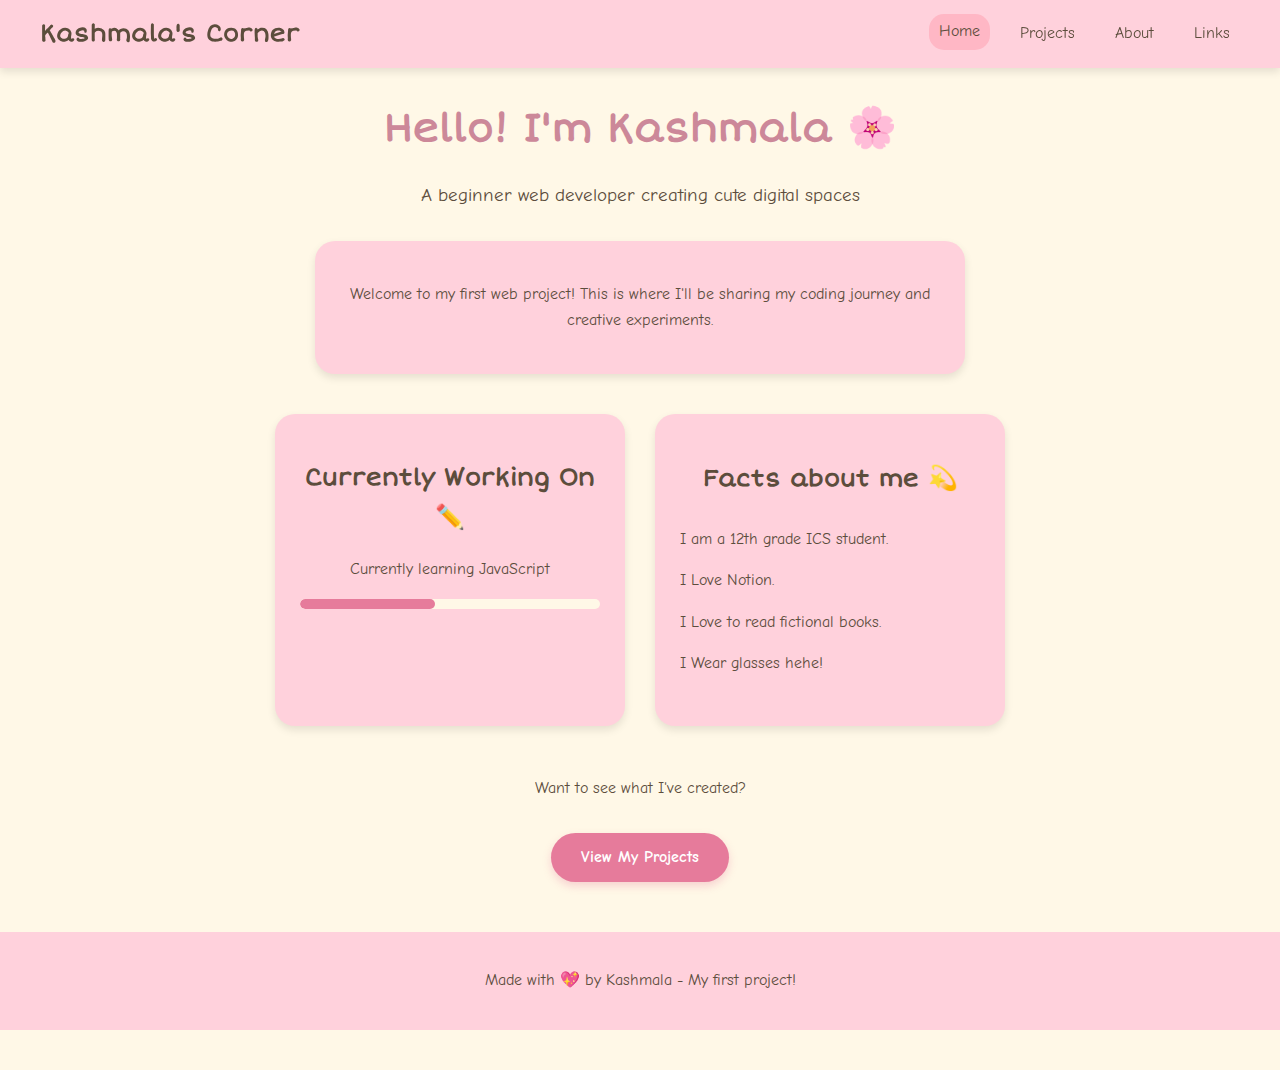
<file: index.html>
<!DOCTYPE html>
<html lang="en">
<head>
    <meta charset="UTF-8">
    <meta name="viewport" content="width=device-width, initial-scale=1.0">
    <title>Kashmala's Portfolio</title>
    <link rel="stylesheet" href="style.css">
    <link href="https://fonts.googleapis.com/css2?family=Short+Stack&family=Comic+Neue:wght@400;700&display=swap" rel="stylesheet">
</head>
<body>
    <!-- Navigation Bar -->
    <nav class="navbar">
        <div class="nav-container">
            <a href="index.html" class="logo">Kashmala's Corner</a>
            <div class="nav-links">
                <a href="index.html" class="nav-item active">Home</a>
                <a href="projects.html" class="nav-item">Projects</a>
                <a href="about.html" class="nav-item">About</a>
                <a href="links.html" class="nav-item">Links</a>
            </div>
            <div class="hamburger">☰</div>
        </div>
    </nav>

    <!-- Main Content -->
    
        <div class="welcome-bubble">
            <h1>Hello! I'm Kashmala <span class="emoji">🌸</span></h1>
            <p class="subtitle">A beginner web developer creating cute digital spaces</p>
            
            <div class="intro-card">
                <p>Welcome to my first web project! This is where I'll be sharing my coding journey and creative experiments.</p>
            </div>
        
        <div class="home-sections">
            <!-- Featured Section -->
            <section class="featured-box">
                <h2>Currently Working On <span class="emoji">✏️</span></h2>
                <div class="current-project">
                    <p>Currently learning JavaScript</p>
                    <div class="progress-bar">
                        <div class="progress" style="width: 45%"></div>
                    </div>
                </div>
            </section>
            
            <!-- Quick Facts -->
            <section class="facts-box">
                <h2>Facts about me <span class="emoji">💫</span></h2>
                <ul class="fun-facts">
                    <li>I am a 12th grade ICS student.</li>
                    <li>I Love Notion.</li>
                    <li>I Love to read fictional books. </li>
                    <li>I Wear glasses hehe!</li>
                </ul>
            </section>
        </div>
        
        <!-- CTA Button -->
        <div class="cta-container">
            <p>Want to see what I've created?</p>
            <a href="projects.html" class="cta-button">View My Projects</a>
        </div>
    </main>

    <!-- Footer -->
    <footer class="cute-footer">
        <p>Made with 💖 by Kashmala - My first project!</p>
    </footer>

    <script src="script.js"></script>
</body>
</html>
</file>
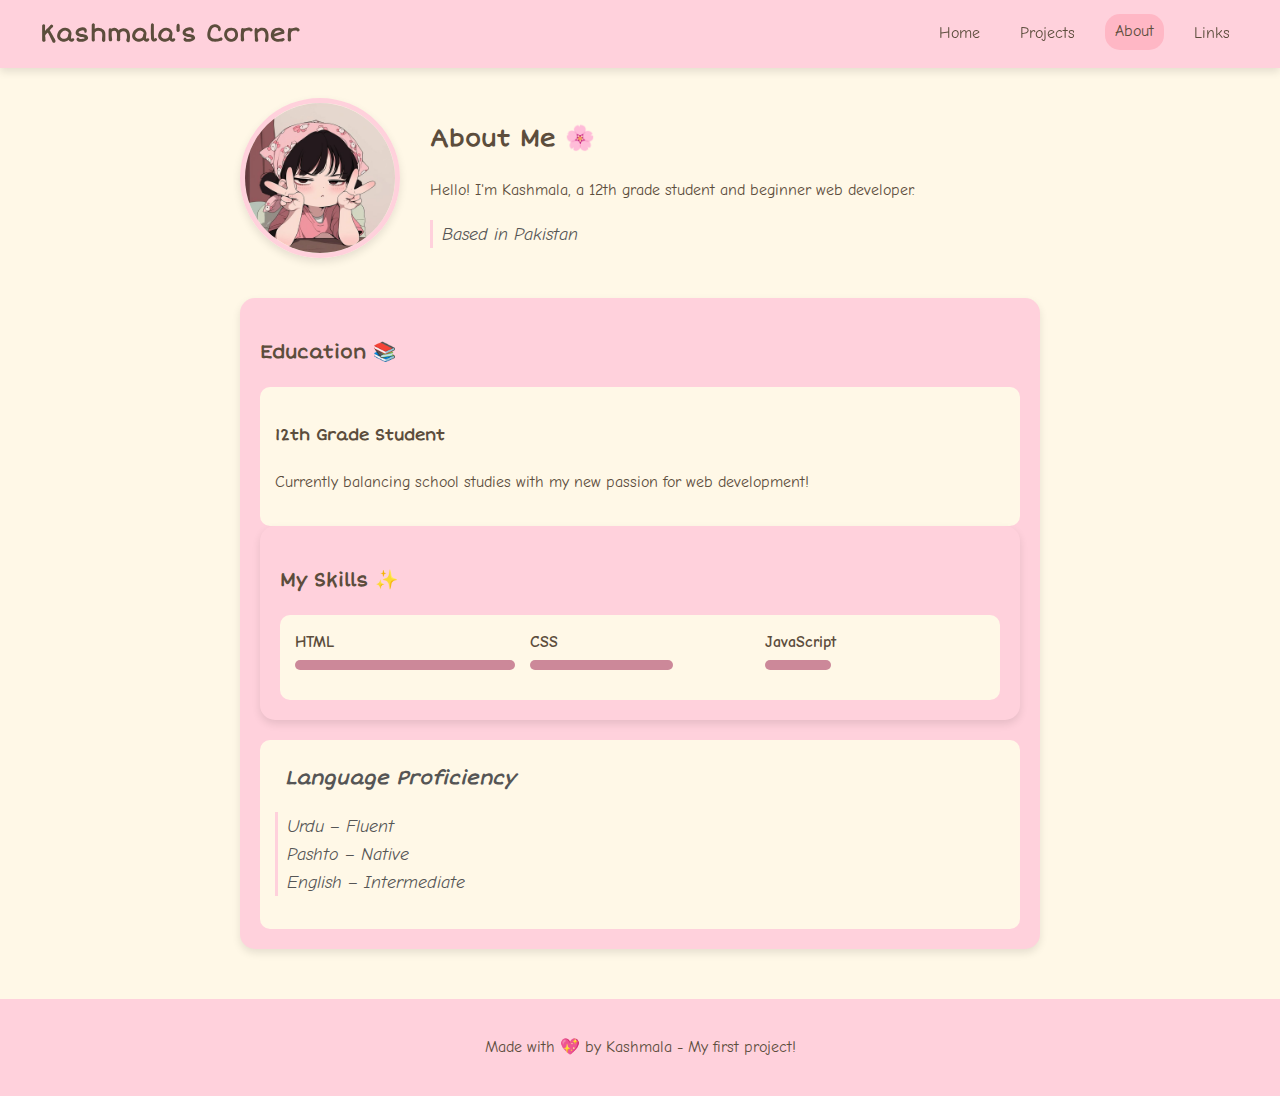
<file: about.html>
<!DOCTYPE html>
<html lang="en">
<head>
    <meta charset="UTF-8">
    <meta name="viewport" content="width=device-width, initial-scale=1.0">
    <title>About</title>
    <link rel="stylesheet" href="style.css">
    <link href="https://fonts.googleapis.com/css2?family=Short+Stack&family=Comic+Neue:wght@400;700&display=swap" rel="stylesheet">
</head>
<body>
    </div>

    <nav class="navbar">
        <div class="nav-container">
            <a href="index.html" class="logo">Kashmala's Corner</a>
            <div class="nav-links">
                <a href="index.html" class="nav-item">Home</a>
                <a href="projects.html" class="nav-item">Projects</a>
                <a href="about.html" class="nav-item active">About</a>
                <a href="links.html" class="nav-item">Links</a>
            </div>
            <div class="hamburger">☰</div>
        </div>
    </nav>

    <main class="about-container">
        <div class="profile-section">
            <img src="/assets/pfp.jpg" alt="Kashmala" class="profile-pic">
            <div class="about-text">
                <h2>About Me <span class="emoji">🌸</span></h2>
                <p>Hello! I'm Kashmala, a 12th grade student and beginner web developer.</p>
                <p class="location"> Based in Pakistan</p>
            </div>
        </div>
        <div class="education-section">
            <h3>Education <span class="emoji">📚</span></h3>
            <div class="education-card">
                <h4>12th Grade Student</h4>
                <p>Currently balancing school studies with my new passion for web development!</p>
                </div>
        
        <div class="skills-section">
            <h3>My Skills <span class="emoji">✨</span></h3>
            <div class="skills-grid">
                <div class="skill-item">
                    <div class="skill-icon">HTML</div>
                    <div class="skill-bar" style="width: 100%;"></div>
                </div>
                <div class="skill-item">
                    <div class="skill-icon">CSS</div>
                    <div class="skill-bar" style="width: 65%;"></div>
                </div>
                <div class="skill-item">
                    <div class="skill-icon">JavaScript</div>
                    <div class="skill-bar" style="width: 30%;"></div>
                </div>
                <!-- <div class="skill-item">
                    <div class="skill-icon">Canvas</div>
                    <div class="skill-bar" style="width: 50%;"></div>
                </div> -->
            </div>
        </div>
            <div class="language-section">
                <h3 id="languages-heading">Language Proficiency</h3>
                 <div class="language-item">
                    <p>
                        Urdu – Fluent <br>
                        Pashto – Native <Br>
                        English – Intermediate
                    </p>
                </div> 
            </div>
 
    </main>

    <footer class="cute-footer">
        <p>Made with 💖 by Kashmala - My first project!</p>
    </footer>
    <script src="script.js"></script>
</body>
</html>
</file>
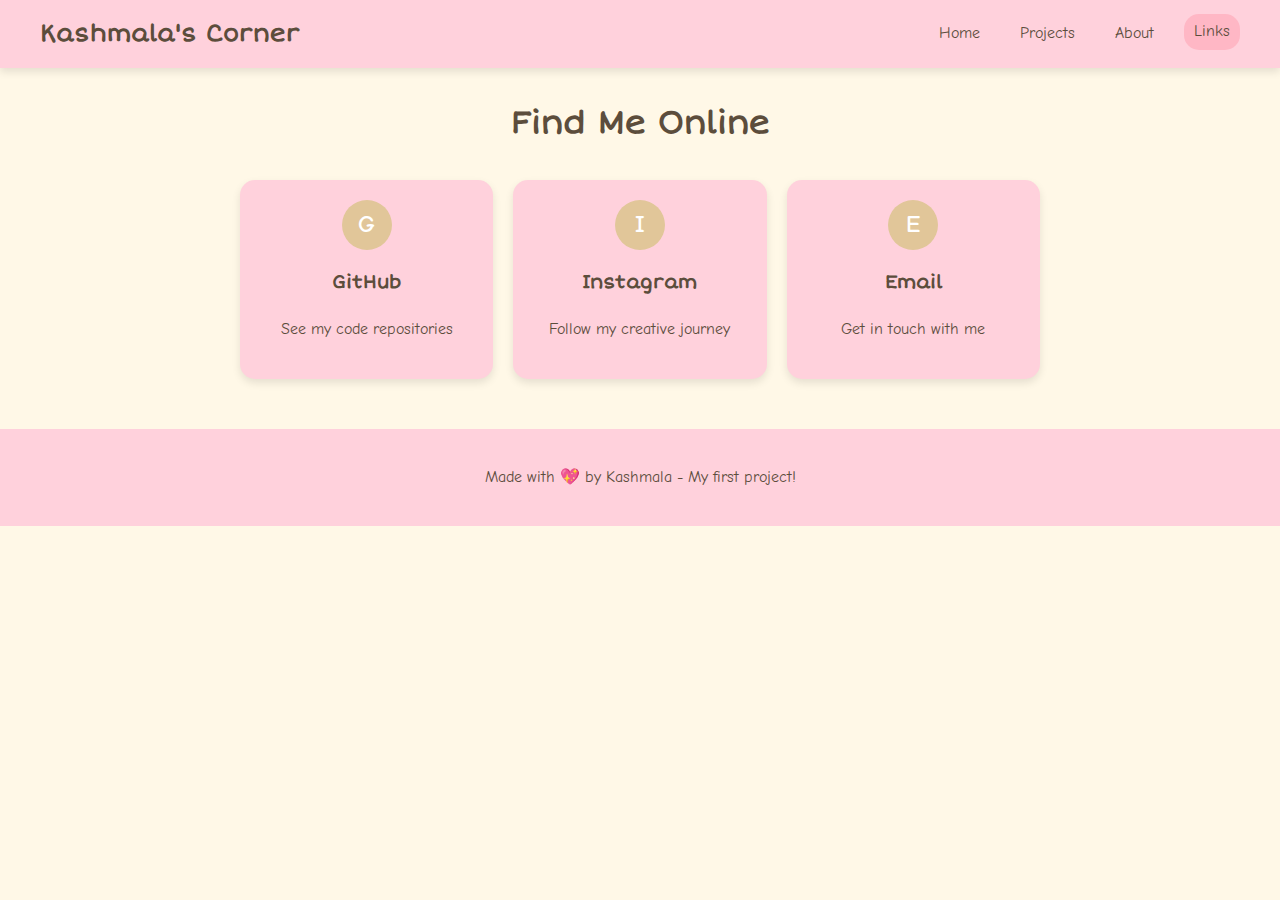
<file: links.html>
<!DOCTYPE html>
<html lang="en">
<head>
    <meta charset="UTF-8">
    <meta name="viewport" content="width=device-width, initial-scale=1.0">
    <title>links</title>
    <link rel="stylesheet" href="style.css">
    <link href="https://fonts.googleapis.com/css2?family=Short+Stack&family=Comic+Neue:wght@400;700&display=swap" rel="stylesheet">
</head>
<body>
     <!-- <div class="speech-bubble">Find me online! 🌐</div> -->

    <nav class="navbar">
        <div class="nav-container">
            <a href="index.html" class="logo">Kashmala's Corner</a>
            <div class="nav-links">
                <a href="index.html" class="nav-item">Home</a>
                <a href="projects.html" class="nav-item">Projects</a>
                <a href="about.html" class="nav-item">About</a>
                <a href="links.html" class="nav-item active">Links</a>
            </div>
            <div class="hamburger">☰</div>
        </div>
    </nav>

    <main class="links-container">
        <h2>Find Me Online </h2>
        <div class="links-grid">
            <a href="https://github.com/malacodess" class="link-card">
                <div class="link-icon">G</div>
                <h3>GitHub</h3>
                <p>See my code repositories</p>
            </a>
            <!-- <a href="#" class="link-card">
                <div class="link-icon">C</div>
                <h3>CodePen</h3>
                <p>Check out my experiments</p>
            </a> -->
            <a href="https://www.instagram.com/malacodess?utm_source=ig_web_button_share_sheet&igsh=MXI1ZGMxd3IyNDExZQ==" class="link-card">
                <div class="link-icon">I</div>
                <h3>Instagram</h3>
                <p>Follow my creative journey</p>
            </a>
            <a href="mailto: malacodess@gmail.com" class="link-card">
                <div class="link-icon">E</div>
                <h3>Email</h3>
                <p>Get in touch with me</p>
            </a>
        </div>
    </main>

    <footer class="cute-footer">
        <p>Made with 💖 by Kashmala - My first project!</p>
    </footer>
    <script src="script.js"></script>
</body>
</html>
</file>
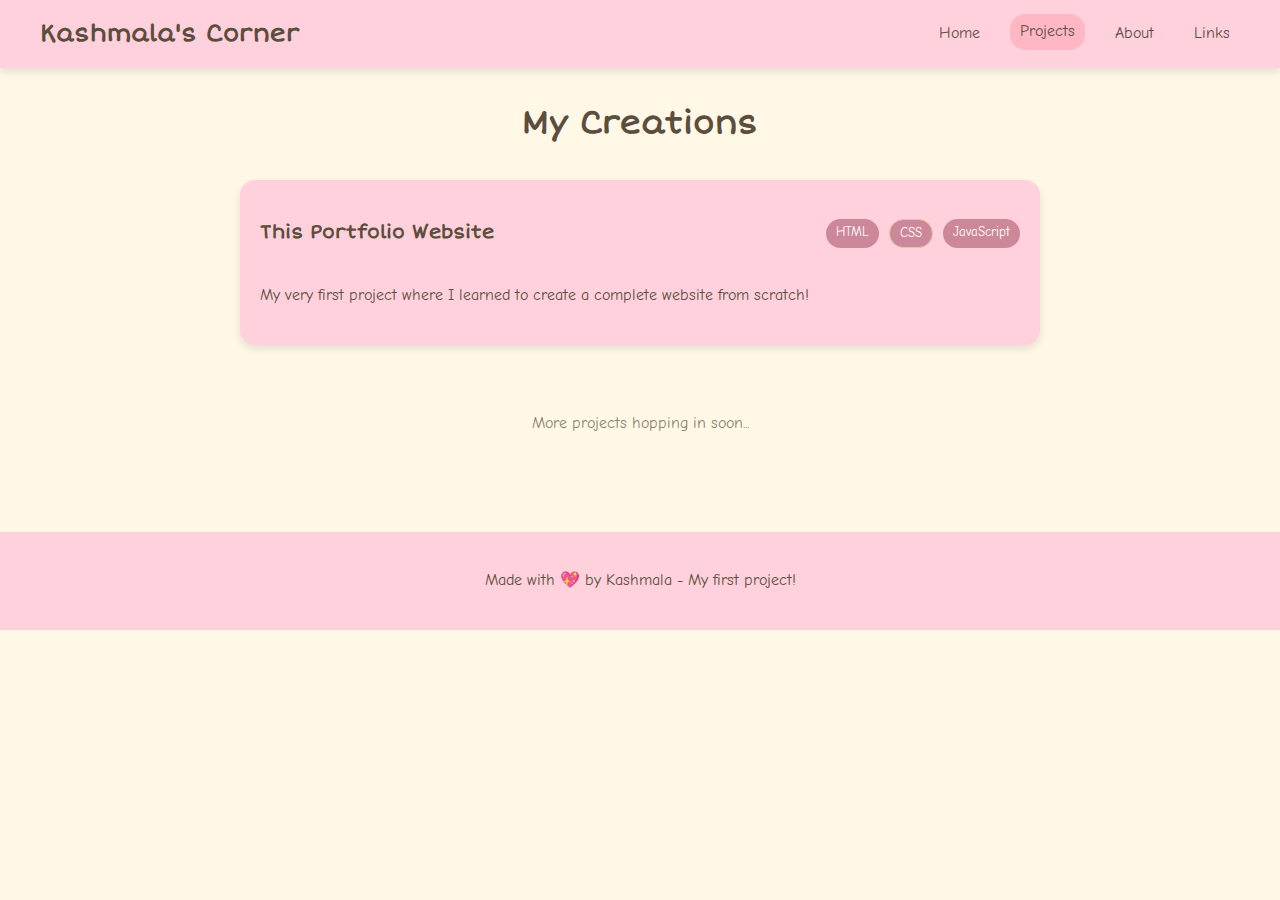
<file: projects.html>
<!DOCTYPE html>
<html lang="en">
<head>
    <meta charset="UTF-8">
    <meta name="viewport" content="width=device-width, initial-scale=1.0">
    <title>Projects</title>
    <link rel="stylesheet" href="style.css">
    <link href="https://fonts.googleapis.com/css2?family=Short+Stack&family=Comic+Neue:wght@400;700&display=swap" rel="stylesheet">
</head>
<body>
    <nav class="navbar">
        <div class="nav-container">
            <a href="index.html" class="logo">Kashmala's Corner</a>
            <div class="nav-links">
                <a href="index.html" class="nav-item">Home</a>
                <a href="projects.html" class="nav-item active">Projects</a>
                <a href="about.html" class="nav-item">About</a>
                <a href="links.html" class="nav-item">Links</a>
            </div>
            <div class="hamburger">☰</div>
        </div>
    </nav>

    <main class="projects-container">
        <h2>My Creations</h2>
        
        <div class="project-card">
            <div class="project-header">
                <h3>This Portfolio Website</h3>
                <div class="project-tags">
                    <span class="tag pink">HTML</span>
                    <span class="tag cream">CSS</span>
                    <span class="tag brown">JavaScript</span>
                </div>
            </div>
            <p>My very first project where I learned to create a complete website from scratch!</p>
        </div>
        
        <div class="coming-soon">
            <p>More projects hopping in soon...</p>
        </div>
    </main>

    <footer class="cute-footer">
        <p>Made with 💖 by Kashmala - My first project!</p>
    </footer>

    <script src="script.js"></script>
</body>
</html>
</file>
<file: style.css>
/* Base Styles */
:root {
    --pink: #FFD1DC;
    --cream: #FFF8E7;
    --light-brown: #E1C699;
    --dark-brown: #5C4D3C;
    --shadow: 0 4px 8px rgba(0,0,0,0.1);
}

body {
    background-color: var(--cream);
    color: var(--dark-brown);
    font-family: 'Comic Neue', cursive;
    margin: 0;
    padding: 0;
    line-height: 1.6;
}

h1, h2, h3, h4 {
    font-family: 'Short Stack', cursive;
    color: var(--dark-brown);
}

.emoji {
    font-family: sans-serif;
}

/* Navbar Styles */
.navbar {
    background-color: var(--pink);
    padding: 15px 0;
    box-shadow: var(--shadow);
    position: sticky;
    top: 0;
    z-index: 1000;
}

.nav-container {
    display: flex;
    justify-content: space-between;
    align-items: center;
    max-width: 1200px;
    margin: 0 auto;
    padding: 0 20px;
}

.logo {
    font-family: 'Short Stack', cursive;
    font-size: 1.5rem;
    color: var(--dark-brown);
    text-decoration: none;
    font-weight: bold;
}

.nav-links {
    display: flex;
    gap: 20px;
}

.nav-item {
    color: var(--dark-brown);
    text-decoration: none;
    padding: 5px 10px;
    border-radius: 15px;
    transition: all 0.3s;
}

.nav-item:hover, .nav-item.active {
    background-color: #ffb7c5;
    transform: translateY(-2px);
}

.hamburger {
    display: none;
    font-size: 1.5rem;
    cursor: pointer;
}

/* Home Page Styles */
.home-container {
    max-width: 900px;
    margin: 30px auto;
    padding: 0 20px;
}

.welcome-bubble {
    text-align: center;
    margin-bottom: 40px;
}

.welcome-bubble h1 {
    font-size: 2.5rem;
    margin-bottom: 10px;
    color: #cc8899;
}

.subtitle {
    font-size: 1.2rem;
    color: var(--dark-brown);
    margin-bottom: 30px;
}

.intro-card {
    background-color: var(--pink);var(--pink);
    border-radius: 20px;
    padding: 25px;
    max-width: 600px;
    margin: 20px auto;
    box-shadow: var(--shadow);
}

.home-sections {
    display: grid;
    grid-template-columns: repeat(auto-fit, minmax(350px, max-content));
    justify-content: center;
    gap: 30px; 
    margin: 40px 0;
}

.featured-box,
.facts-box {
    background-color: var(--pink);
    border-radius: 20px;
    padding: 25px;
    box-shadow: var(--shadow);
    width: 350px; 
    box-sizing: border-box; 
}    

.featured-box h2, .facts-box h2 {
    text-align: center;
    margin-bottom: 20px;
    font-size: 1.5rem;
}

.current-project {
    margin-bottom: 20px;
}

.progress-bar {
    height: 10px;
    background-color: var(--cream);
    border-radius: 10px;
    margin-top: 10px;
    overflow: hidden;
}

.progress {
    height: 100%;
    background-color: #e67b9b;
    border-radius: 10px;
}

.fun-facts {
    list-style-type: none;
    padding: 0;
}

.fun-facts li {
    padding: 8px 0;
    display: flex;
    align-items: center;
    gap: 10px;
}

.cta-container {
    text-align: center;
    margin: 50px 0;
}

.cta-button {
    display: inline-block;
    background-color: #e67b9b;
    color: white;
    padding: 12px 30px;
    border-radius: 30px;
    text-decoration: none;
    font-weight: bold;
    margin-top: 15px;
    transition: all 0.3s;
    box-shadow: 0 4px 8px rgba(230, 123, 155, 0.3);
}

.cta-button:hover {
    transform: translateY(-3px);
    box-shadow: 0 6px 12px rgba(230, 123, 155, 0.4);
    background-color: #d46a8a;
}



.quick-link {
    background-color: white;
    border-radius: 15px;
    padding: 20px;
    display: flex;
    flex-direction: column;
    align-items: center;
    text-decoration: none;
    color: var(--dark-brown);
    box-shadow: var(--shadow);
    transition: all 0.3s;
}

.quick-link:hover {
    transform: translateY(-5px);
    background-color: var(--pink);
}

.quick-link img {
    width: 50px;
    height: 50px;
    margin-bottom: 10px;
}

/* Projects Page Styles */
.projects-container {
    max-width: 800px;
    margin: 30px auto;
    padding: 0 20px;
}

.projects-container h2 {
    text-align: center;
    font-size: 2rem;
    margin-bottom: 30px;
}

.project-card {
    background-color: var(--pink);;
    border-radius: 15px;
    padding: 20px;
    margin-bottom: 20px;
    box-shadow: var(--shadow);
}

.project-header {
    display: flex;
    justify-content: space-between;
    align-items: center;
    margin-bottom: 15px;
}

.project-tags {
    display: flex;
    gap: 10px;
}

.tag {
    padding: 3px 10px;
    border-radius: 15px;
    font-size: 0.8rem;
}

.tag.pink {
    background-color: #cc8899;
    color: white;
}

.tag.cream {
    background-color: #cc8899;
    border: 1px solid var(--light-brown);
    color: white;
}

.tag.brown {
    background-color: #cc8899;
    color: white;
}

.bunny-comment {
    background-color: var(--cream);
    border-left: 4px solid var(--pink);
    padding: 10px;
    margin-top: 15px;
    font-style: italic;
    border-radius: 0 8px 8px 0;
}

.coming-soon {
    text-align: center;
    padding: 30px;
    color: var(--dark-brown);
    opacity: 0.7;
}

.coming-soon img {
    margin-bottom: 10px;
}

/* About Page Styles */
.about-container {
    max-width: 800px;
    margin: 30px auto;
    padding: 0 20px;
}

.profile-section {
    display: flex;
    gap: 30px;
    margin-bottom: 40px;
    align-items: center;
}

.profile-pic {
    width: 150px;
    height: 150px;
    border-radius: 50%;
    object-fit: cover;
    border: 5px solid var(--pink);
    box-shadow: var(--shadow);
}

.about-text {
    flex: 1;
}
.location {
    font-size: 1.1em;
    font-style: italic;
    color: #555;
    border-left: 3px solid var(--pink);
    padding-left: 0.5em;
    margin: 10px 0;
}


.education-section, .skills-section {
    background-color: var(--pink);
    border-radius: 15px;
    padding: 20px;
    margin-bottom: 20px;
    box-shadow: var(--shadow);
}

.education-card {
    background-color: var(--cream);
    padding: 15px;
    border-radius: 10px;
    margin-top: 15px;
}

.skills-grid {
    background-color: var(--cream);
    padding: 15px;
    border-radius: 10px;
    margin-top: 15px;
    display: grid;
    grid-template-columns: repeat(auto-fit, minmax(200px, 1fr));
    gap: 15px;
    margin-top: 15px;
}

.skill-item {
    margin-bottom: 15px;
}

.skill-icon {
    font-weight: bold;
    margin-bottom: 5px;
}

.skill-bar {
    height: 10px;
    background-color: #cc8899;
    border-radius: 5px;
}
.language-section {
    background-color: var(--cream);
    padding: 15px;
    border-radius: 10px;
    margin-top: 15px;
}
#languages-heading {
    font-size: 1.2em;
    font-style: italic;
    color: #555;
    padding-left: 0.5em;
    margin: 8px 0;
}

.language-item {
    font-size: 1.1em;
    font-style: italic;
    color: #555;
    border-left: 3px solid var(--pink);
    padding-left: 0.5em;
    margin: 8px 0;
}


/* Links Page Styles */
.links-container {
    max-width: 800px;
    margin: 30px auto;
    padding: 0 20px;
}

.links-container h2 {
    text-align: center;
    font-size: 2rem;
    margin-bottom: 30px;
}

.links-grid {
    display: grid;
    grid-template-columns: repeat(auto-fit, minmax(250px, 1fr));
    gap: 20px;
}

.link-card {
    background-color:  var(--pink);;
    border-radius: 15px;
    padding: 20px;
    text-align: center;
    text-decoration: none;
    color: var(--dark-brown);
    box-shadow: var(--shadow);
    transition: all 0.3s;
}

.link-card:hover {
    transform: translateY(-5px);
    background-color: #ffb7c5;
}

.link-icon {
    width: 50px;
    height: 50px;
    background-color: var(--light-brown);
    color: white;
    border-radius: 50%;
    display: flex;
    align-items: center;
    justify-content: center;
    margin: 0 auto 15px;
    font-size: 1.5rem;
    font-weight: bold;
}

/* Footer Styles */
.cute-footer {
    text-align: center;
    padding: 20px;
    margin-top: 50px;
    background-color: var(--pink);
    color: var(--dark-brown);
}

/* Mobile Responsiveness */
@media (max-width: 768px) {
    .nav-links {
        display: none;
        flex-direction: column;
        position: absolute;
        top: 60px;
        left: 0;
        right: 0;
        background-color: var(--pink);
        padding: 20px;
        box-shadow: var(--shadow);
    }
    
    .nav-links.active {
        display: flex;
    }
    
    .hamburger {
        display: block;
    }
    
    .profile-section {
        flex-direction: column;
        text-align: center;
    }
    
    .speech-bubble {
        left: -160px;
        top: -60px;
    }
    
    .speech-bubble::after {
        right: 15px;
        top: unset;
        bottom: -10px;
        border-width: 10px 10px 0;
    }
}
@media (max-width: 500px) {
.intro-card {
    max-width: 300px;
}
.subtitle p {
    max-width: 300px;
}

}
</file>
